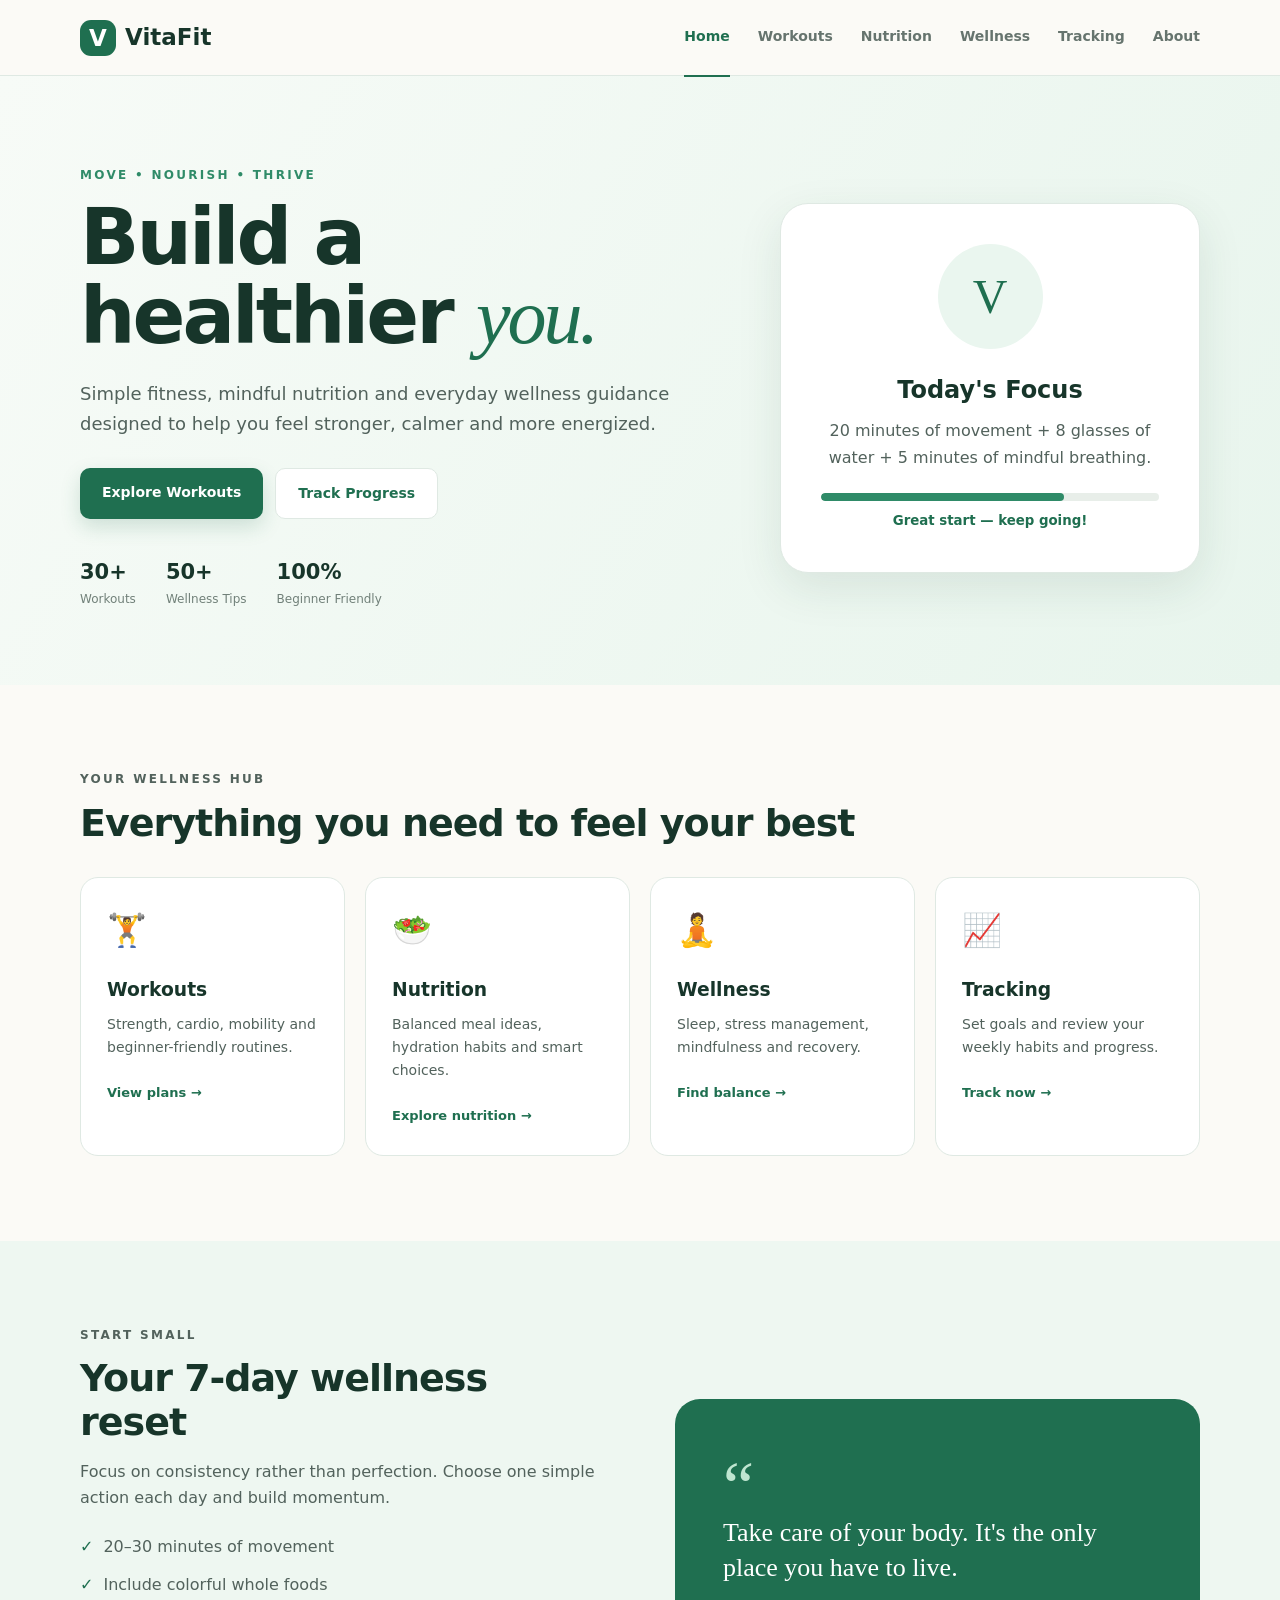
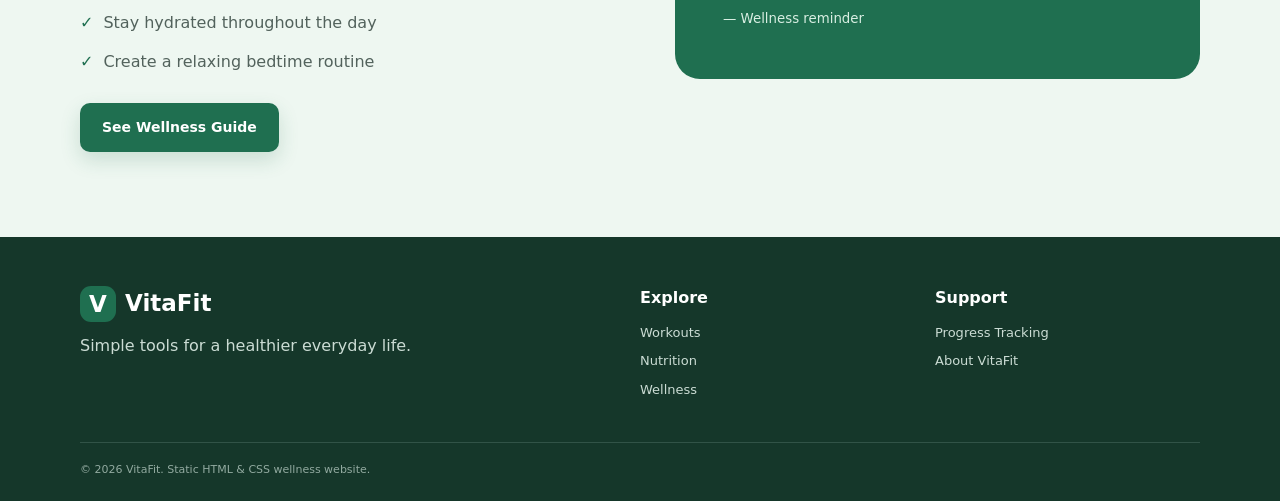
<file: index.html>
<!DOCTYPE html>
<html lang="en">
<head>
  <meta name="google-site-verification" content="googleaafe38cf0dd9aa86.html">
  <meta charset="UTF-8">
  <meta name="viewport" content="width=device-width, initial-scale=1.0">
  <title>VitaFit | Fitness & Wellness</title>
  <link rel="stylesheet" href="style.css">
</head>
  
<body>
<header class="header">
  <div class="container nav">
    <a class="logo" href="index.html"><span>V</span> VitaFit</a>
    <input type="checkbox" id="menu">
    <label for="menu" class="menu-btn">☰</label>
    <nav>
      <a class="active" href="index.html">Home</a>
      <a href="workouts.html">Workouts</a>
      <a href="nutrition.html">Nutrition</a>
      <a href="wellness.html">Wellness</a>
      <a href="tracking.html">Tracking</a>
      <a href="about.html">About</a>
    </nav>
  </div>
</header>

<main>
<section class="hero">
  <div class="container hero-grid">
    <div>
      <p class="eyebrow">MOVE • NOURISH • THRIVE</p>
      <h1>Build a healthier <em>you.</em></h1>
      <p class="lead">Simple fitness, mindful nutrition and everyday wellness guidance designed to help you feel stronger, calmer and more energized.</p>
      <div class="actions">
        <a class="btn" href="workouts.html">Explore Workouts</a>
        <a class="btn secondary" href="tracking.html">Track Progress</a>
      </div>
      <div class="mini-stats">
        <div><strong>30+</strong><span>Workouts</span></div>
        <div><strong>50+</strong><span>Wellness Tips</span></div>
        <div><strong>100%</strong><span>Beginner Friendly</span></div>
      </div>
    </div>
    <div class="hero-card">
      <div class="circle">V</div>
      <h3>Today's Focus</h3>
      <p>20 minutes of movement + 8 glasses of water + 5 minutes of mindful breathing.</p>
      <div class="progress"><span></span></div>
      <small>Great start — keep going!</small>
    </div>
  </div>
</section>

<section class="section">
  <div class="container">
    <div class="section-head"><div><p class="eyebrow">YOUR WELLNESS HUB</p><h2>Everything you need to feel your best</h2></div></div>
    <div class="cards four">
      <a class="feature-card" href="workouts.html"><div class="icon">🏋️</div><h3>Workouts</h3><p>Strength, cardio, mobility and beginner-friendly routines.</p><span>View plans →</span></a>
      <a class="feature-card" href="nutrition.html"><div class="icon">🥗</div><h3>Nutrition</h3><p>Balanced meal ideas, hydration habits and smart choices.</p><span>Explore nutrition →</span></a>
      <a class="feature-card" href="wellness.html"><div class="icon">🧘</div><h3>Wellness</h3><p>Sleep, stress management, mindfulness and recovery.</p><span>Find balance →</span></a>
      <a class="feature-card" href="tracking.html"><div class="icon">📈</div><h3>Tracking</h3><p>Set goals and review your weekly habits and progress.</p><span>Track now →</span></a>
    </div>
  </div>
</section>

<section class="section soft">
  <div class="container split">
    <div>
      <p class="eyebrow">START SMALL</p>
      <h2>Your 7-day wellness reset</h2>
      <p>Focus on consistency rather than perfection. Choose one simple action each day and build momentum.</p>
      <ul class="check-list">
        <li>20–30 minutes of movement</li>
        <li>Include colorful whole foods</li>
        <li>Stay hydrated throughout the day</li>
        <li>Create a relaxing bedtime routine</li>
      </ul>
      <a class="btn" href="wellness.html">See Wellness Guide</a>
    </div>
    <div class="quote-card"><span>“</span><blockquote>Take care of your body. It's the only place you have to live.</blockquote><small>— Wellness reminder</small></div>
  </div>
</section>
</main>

<footer class="footer"><div class="container footer-grid"><div><a class="logo" href="index.html"><span>V</span> VitaFit</a><p>Simple tools for a healthier everyday life.</p></div><div><h4>Explore</h4><a href="workouts.html">Workouts</a><a href="nutrition.html">Nutrition</a><a href="wellness.html">Wellness</a></div><div><h4>Support</h4><a href="tracking.html">Progress Tracking</a><a href="about.html">About VitaFit</a></div></div><div class="container copyright">© 2026 VitaFit. Static HTML & CSS wellness website.</div></footer>
</body>
</html>
</file>
<file: style.css>
:root{--green:#1f6f50;--green2:#2f8b68;--mint:#eaf6ef;--cream:#fbfaf6;--dark:#17352a;--text:#52625c;--line:#dfe9e3;--white:#fff;--shadow:0 15px 45px rgba(27,69,52,.10)}
*{box-sizing:border-box;margin:0;padding:0}html{scroll-behavior:smooth}body{font-family:Inter,ui-sans-serif,system-ui,-apple-system,BlinkMacSystemFont,"Segoe UI",sans-serif;background:var(--cream);color:var(--dark);line-height:1.65}a{text-decoration:none;color:inherit}.container{width:min(1120px,92%);margin:auto}
.header{height:76px;background:rgba(251,250,246,.96);border-bottom:1px solid var(--line);position:sticky;top:0;z-index:10;backdrop-filter:blur(10px)}.nav{height:100%;display:flex;align-items:center;justify-content:space-between}.logo{font-size:23px;font-weight:800;display:flex;align-items:center;gap:9px}.logo span{display:grid;place-items:center;width:36px;height:36px;border-radius:11px;background:var(--green);color:white}nav{display:flex;gap:28px;color:#66746e;font-weight:600;font-size:14px}nav a{padding:27px 0;border-bottom:2px solid transparent}nav a:hover,nav .active{color:var(--green);border-color:var(--green)}#menu,.menu-btn{display:none}
.hero{padding:90px 0 75px;background:linear-gradient(120deg,#f7fbf7,#e8f5ed)}.hero-grid{display:grid;grid-template-columns:1.2fr .8fr;gap:70px;align-items:center}.eyebrow{font-size:12px;letter-spacing:2.3px;color:var(--green2);font-weight:800;margin-bottom:12px}.hero h1{font-size:clamp(48px,7vw,78px);line-height:1.02;letter-spacing:-3px;margin-bottom:22px}.hero h1 em{font-family:Georgia,serif;color:var(--green);font-weight:500}.lead{font-size:18px;color:var(--text);max-width:650px}.actions{display:flex;gap:12px;margin:30px 0}.btn{display:inline-block;background:var(--green);color:#fff;padding:13px 22px;border-radius:10px;font-weight:750;font-size:14px;box-shadow:0 8px 20px rgba(31,111,80,.18)}.btn:hover{background:#185c42;transform:translateY(-1px)}.btn.secondary{background:#fff;color:var(--green);border:1px solid var(--line);box-shadow:none}.mini-stats{display:flex;gap:30px;margin-top:36px}.mini-stats div{display:flex;flex-direction:column}.mini-stats strong{font-size:21px}.mini-stats span{font-size:12px;color:#718079}
.hero-card{background:#fff;border:1px solid var(--line);padding:40px;border-radius:28px;box-shadow:var(--shadow);text-align:center}.circle{margin:auto auto 22px;width:105px;height:105px;border-radius:50%;display:grid;place-items:center;background:var(--mint);color:var(--green);font-size:48px;font-family:Georgia,serif}.hero-card h3{font-size:24px}.hero-card p{color:var(--text);margin:8px 0 22px}.progress,.bar{height:8px;background:#e8eee9;border-radius:20px;overflow:hidden}.progress span,.bar i{display:block;height:100%;background:var(--green2);border-radius:20px}.progress span{width:72%}.hero-card small{display:block;margin-top:9px;color:var(--green);font-weight:700}
.section{padding:85px 0}.soft{background:#eef7f1}.section-head{margin-bottom:32px}.section h2{font-size:38px;line-height:1.15;letter-spacing:-1px;margin-bottom:14px}.section p{color:var(--text)}.cards{display:grid;gap:20px}.cards.four{grid-template-columns:repeat(4,1fr)}.cards.three{grid-template-columns:repeat(3,1fr)}
.feature-card,.well-card,.nutrition-card{background:#fff;border:1px solid var(--line);border-radius:18px;padding:26px;transition:.2s}.feature-card:hover,.workout-card:hover,.well-card:hover,.nutrition-card:hover{transform:translateY(-4px);box-shadow:var(--shadow)}.icon{font-size:32px;margin-bottom:18px}.feature-card h3,.well-card h3,.nutrition-card h3{margin-bottom:7px}.feature-card p,.well-card p,.nutrition-card p{font-size:14px;margin-bottom:20px}.feature-card span,.text-link{color:var(--green);font-weight:800;font-size:13px}
.split{display:grid;grid-template-columns:1fr 1fr;gap:70px;align-items:center}.check-list{list-style:none;margin:22px 0 28px}.check-list li{margin:12px 0;color:var(--text)}.check-list li:before{content:"✓";color:var(--green);font-weight:900;margin-right:10px}.quote-card{background:var(--green);color:#fff;border-radius:25px;padding:48px}.quote-card span{font:70px Georgia;color:#bfe5d0}.quote-card blockquote{font:26px Georgia;line-height:1.35;margin:-12px 0 20px}.quote-card small{color:#d8eee2}
.page-hero{padding:70px 0;background:#eaf6ef;border-bottom:1px solid var(--line)}.page-hero h1{font-size:52px;letter-spacing:-2px;line-height:1.1;margin-bottom:12px}.page-hero p:not(.eyebrow){max-width:680px;font-size:17px}
.workout-card{background:#fff;border:1px solid var(--line);border-radius:18px;overflow:hidden;transition:.2s}.workout-img{height:175px;display:grid;place-items:center;font-weight:900;letter-spacing:3px;font-size:18px}.strength{background:linear-gradient(135deg,#dcefe4,#a9d8bf)}.cardio{background:linear-gradient(135deg,#f7ead3,#e9c99b)}.mobility{background:linear-gradient(135deg,#e5e0f5,#c7bde5)}.card-body{padding:23px}.tag{display:inline-block;background:var(--mint);color:var(--green);padding:4px 9px;border-radius:20px;font-size:11px;font-weight:800}.card-body h3{margin:10px 0 5px}.card-body p{font-size:14px;margin-bottom:17px}.meta{display:flex;gap:20px;font-size:12px;color:#718079;margin-bottom:18px}.table-card{margin-top:35px;background:#fff;border:1px solid var(--line);border-radius:18px;padding:28px}.schedule{display:grid;grid-template-columns:repeat(7,1fr);margin-top:20px;border:1px solid var(--line);border-radius:12px;overflow:hidden}.schedule div{text-align:center;padding:17px 8px;border-right:1px solid var(--line)}.schedule div:last-child{border:0}.schedule b,.schedule span,.schedule small{display:block}.schedule b{font-size:11px;color:var(--green)}.schedule span{font-weight:750;margin:7px 0}.schedule small{font-size:10px;color:#829088}
.food-icon{font-size:42px;margin-bottom:12px}.nutrition-tips{margin-top:70px}.plate{width:270px;height:270px;border-radius:50%;overflow:hidden;border:8px solid white;box-shadow:var(--shadow);margin-top:28px;display:grid;grid-template-columns:1fr 1fr;grid-template-rows:1fr 1fr}.plate div{display:grid;place-items:center;text-align:center;font-weight:800;font-size:12px;padding:10px}.veg{grid-row:span 2;background:#d8eedf}.protein{background:#f5dfd0}.grain{background:#f1e8bd}.tip-list{display:grid;gap:15px}.tip-list div{background:#fff;border:1px solid var(--line);padding:20px;border-radius:14px}.tip-list b{font-size:16px}.tip-list p{font-size:13px;margin-top:5px}
.breathing{margin-top:70px;background:#fff;border:1px solid var(--line);border-radius:25px;padding:45px;display:grid;grid-template-columns:270px 1fr;gap:55px;align-items:center}.breath-circle{width:210px;height:210px;border-radius:50%;background:var(--mint);display:grid;place-items:center;margin:auto;color:var(--green);font-weight:900;letter-spacing:2px;box-shadow:0 0 0 20px #f4faf6,0 0 0 40px #edf7f1}
.dashboard{display:grid;grid-template-columns:1fr 300px;gap:20px}.dash-main,.goals{background:#fff;border:1px solid var(--line);border-radius:20px;padding:28px}.dash-title{display:flex;justify-content:space-between;gap:20px;align-items:start}.dash-title h2{font-size:28px}.streak{background:#fff2d8;color:#95671e;padding:8px 12px;border-radius:20px;font-size:12px;font-weight:800}.metrics{display:grid;grid-template-columns:repeat(3,1fr);gap:20px;margin-top:25px}.metrics>div{border:1px solid var(--line);padding:18px;border-radius:12px}.metrics span{display:block;color:#738079;font-size:12px}.metrics strong{display:block;font-size:28px;margin:5px 0 12px}.week-grid{display:grid;grid-template-columns:repeat(7,1fr);gap:9px;margin-top:22px}.week-grid div{text-align:center;padding:12px 5px;border-radius:10px;background:#f2f6f3;color:#839089;font-size:12px;font-weight:700}.week-grid .done{background:var(--mint);color:var(--green)}.week-grid .today{border:2px solid var(--green);color:var(--green);background:white}.goals h3{margin-bottom:17px}.goals label{display:block;padding:13px 0;border-bottom:1px solid var(--line);font-size:13px;color:var(--text)}.goals input{accent-color:var(--green);margin-right:9px}.goals .btn{margin-top:20px;width:100%;text-align:center}.note{margin-top:18px;background:#f3f6f4;padding:15px;border-radius:10px;font-size:12px;color:#697870}
.about-box{background:var(--green);color:#fff;border-radius:24px;padding:45px}.about-box p{color:#dcefe5}.big-v{font:100px Georgia;color:#bce2ce;line-height:1}.values{display:grid;grid-template-columns:repeat(3,1fr);gap:20px;margin-top:70px}.values div{padding:25px;border-top:3px solid var(--green);background:#fff;border-radius:0 0 15px 15px}.values b{color:var(--green);font-size:12px}.values h3{margin:8px 0}.values p{font-size:14px}
.footer{background:#15372a;color:#cbdcd4;padding:48px 0 22px}.footer-grid{display:grid;grid-template-columns:2fr 1fr 1fr;gap:30px}.footer .logo{color:#fff;margin-bottom:10px}.footer h4{color:#fff;margin-bottom:10px}.footer a:not(.logo){display:block;font-size:13px;margin:7px 0;color:#cbdcd4}.copyright{border-top:1px solid #315347;margin-top:35px;padding-top:18px;font-size:11px;color:#92aaa0}
@media(max-width:850px){nav{display:none}.menu-btn{display:block;font-size:25px;cursor:pointer}#menu:checked~nav{display:flex;position:absolute;top:76px;left:0;right:0;background:var(--cream);padding:15px 5%;flex-direction:column;gap:0;border-bottom:1px solid var(--line)}#menu:checked~nav a{padding:10px}.hero-grid,.split,.breathing{grid-template-columns:1fr}.cards.four{grid-template-columns:repeat(2,1fr)}.cards.three{grid-template-columns:1fr}.schedule{grid-template-columns:repeat(4,1fr)}.schedule div:nth-child(4){border-right:0}.dashboard{grid-template-columns:1fr}.footer-grid{grid-template-columns:1fr 1fr}.hero{padding-top:55px}.section{padding:60px 0}}
@media(max-width:520px){.hero h1{font-size:45px;letter-spacing:-2px}.page-hero h1{font-size:40px}.cards.four,.metrics,.values{grid-template-columns:1fr}.mini-stats{gap:18px}.hero-card{padding:28px}.schedule{grid-template-columns:repeat(2,1fr)}.schedule div:nth-child(odd){border-right:1px solid var(--line)}.footer-grid{grid-template-columns:1fr}.breathing{padding:28px}.plate{width:220px;height:220px}.actions{flex-direction:column}}
</file>
